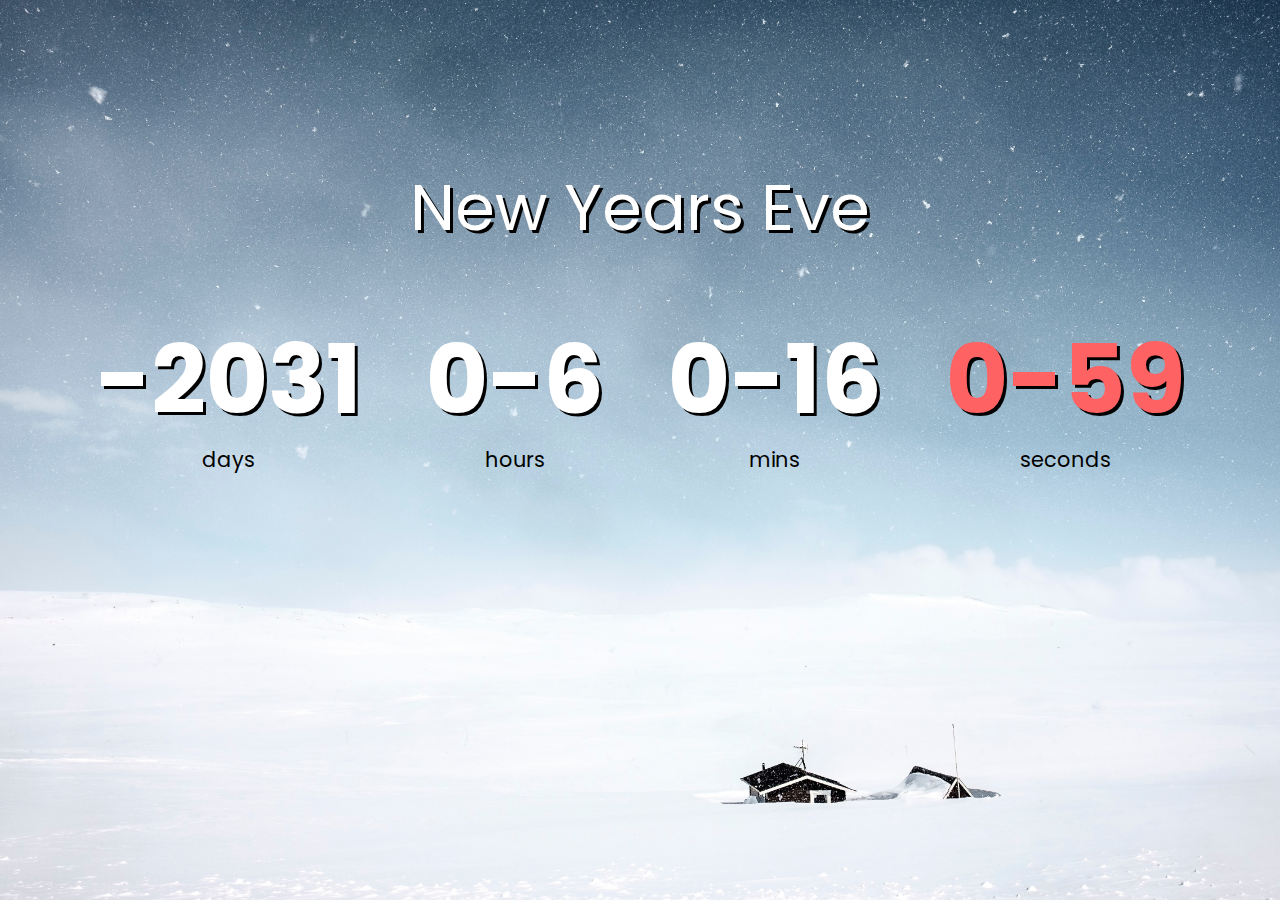
<file: countdown-timer/index.html>
<!DOCTYPE html>
<html lang="en">
<head>
    <meta charset="UTF-8">
    <meta name="viewport" content="width=device-width, initial-scale=1.0">
    <title>Countdown Timer</title>
    <link rel="stylesheet" href="style.css">
    <script src="script.js" defer></script>
</head>
<body>
    <h1>New Years Eve</h1>
    <hr>
    <div class="countdown-container">
      <div class="countdown-el days-c">
         <p class="big-text" id="days">0</p> 
         <span>days</span>
      </div>  
      <div class="countdown-el hours-c">
        <p class="big-text" id="hours">0</p> 
        <span>hours</span>
     </div>
     <div class="countdown-el mins-c">
        <p class="big-text" id="mins">0</p> 
        <span>mins</span>
     </div>  
     <div class="countdown-el seconds-c">
        <p class="big-text" id="seconds">0</p> 
        <span>seconds</span>
     </div>    
    </div>
</body>
</html>
</file>
<file: countdown-timer/style.css>
@import url('https://fonts.googleapis.com/css2?family=Poppins:wght@200;400;600&display=swap');

*{
    box-sizing: border-box;
}

body {
    background-image: url("./winter.jpg");
    background-size: cover;
    background-position: center center;
    display: flex;
    flex-direction: column;
    align-items: center;
    min-height: 100vh;
    font-family: "Poppins", sans-serif;
    margin: 0;
}

h1 {
    font-weight: normal;
    color: white;
    text-shadow: 3px 3px black;
    font-size: 4rem;
    margin-top: 10rem;
}

.countdown-container {
    display: flex;
    flex-wrap: wrap;
    justify-content: center;
}

.big-text {
    font-weight: bold;
    color:white;
    text-shadow: 3px 3px black;
    font-size: 6rem;
    line-height: 1;
    margin: 1rem 2rem;
}

#seconds {
    color:rgb(255, 98, 98);
}
.countdown-el {
    text-align:  center;

}

.countdown-el span {
    font-size: 1.3rem;

}
</file>
